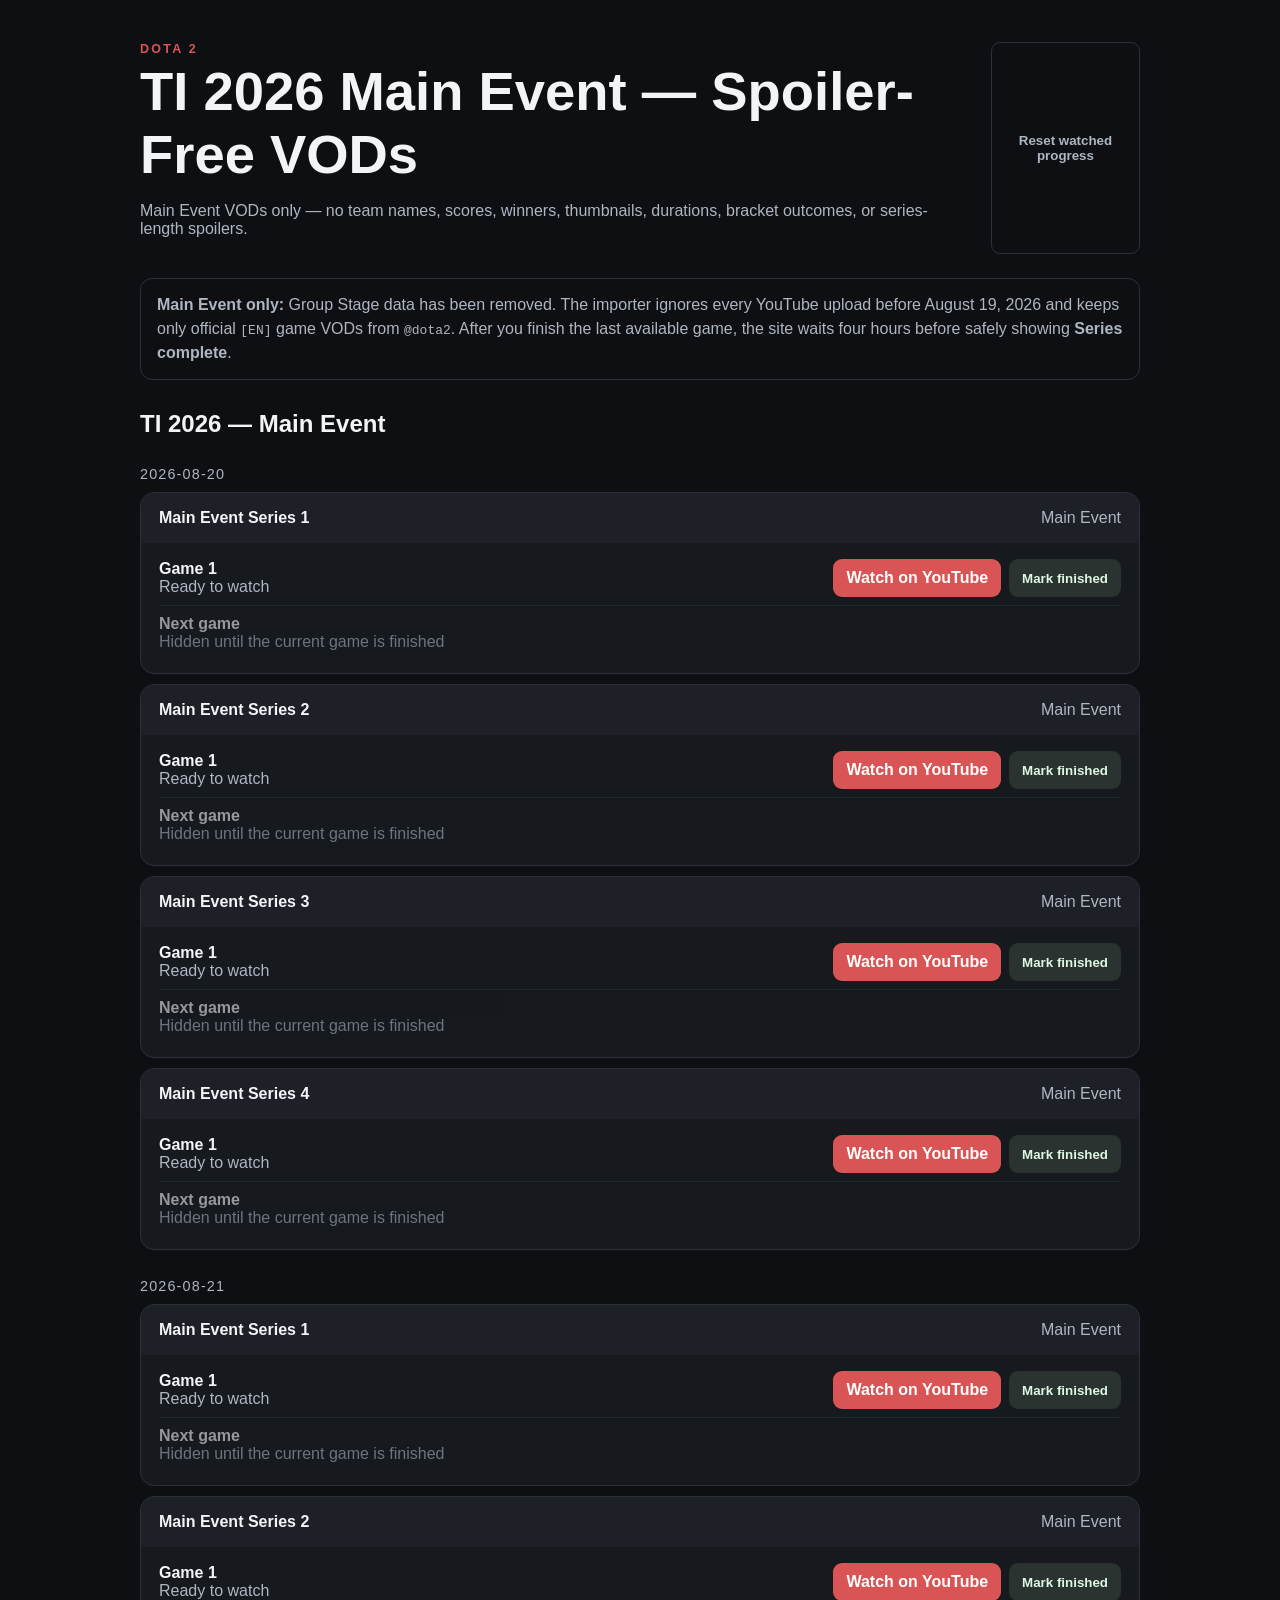
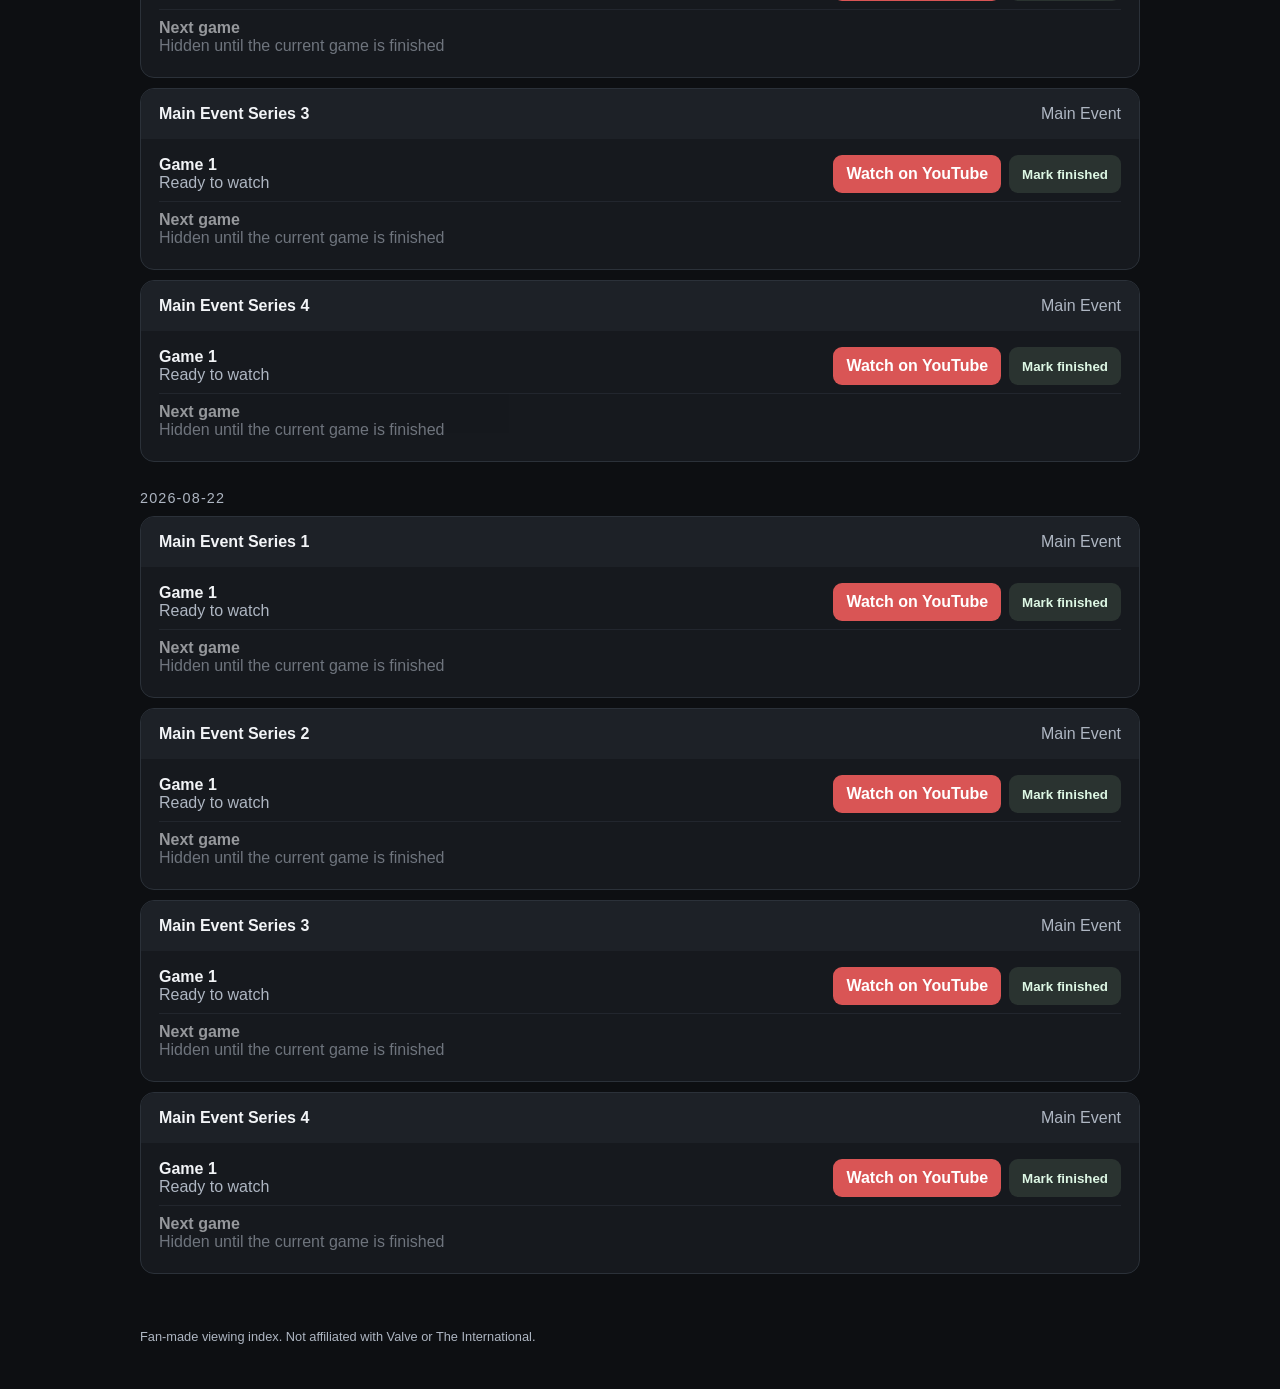
<file: index.html>
<!doctype html>
<html lang="en"><head>
<meta charset="utf-8"><meta name="viewport" content="width=device-width,initial-scale=1">
<title>TI 2026 VODs — Spoiler Free</title><link rel="stylesheet" href="styles.css">
</head><body>
<header><div><div class="eyebrow">DOTA 2</div><h1>TI 2026 Main Event — Spoiler-Free VODs</h1>
<p>Main Event VODs only — no team names, scores, winners, thumbnails, durations, bracket outcomes, or series-length spoilers.</p></div>
<button id="reset">Reset watched progress</button></header>
<main>
<div class="notice"><strong>Main Event only:</strong> Group Stage data has been removed. The importer ignores every YouTube upload before August 19, 2026 and keeps only official <code>[EN]</code> game VODs from <code>@dota2</code>. After you finish the last available game, the site waits four hours before safely showing <strong>Series complete</strong>.</div>
<div id="app"></div></main>
<footer>Fan-made viewing index. Not affiliated with Valve or The International.</footer>
<script src="app.js"></script></body></html>
</file>
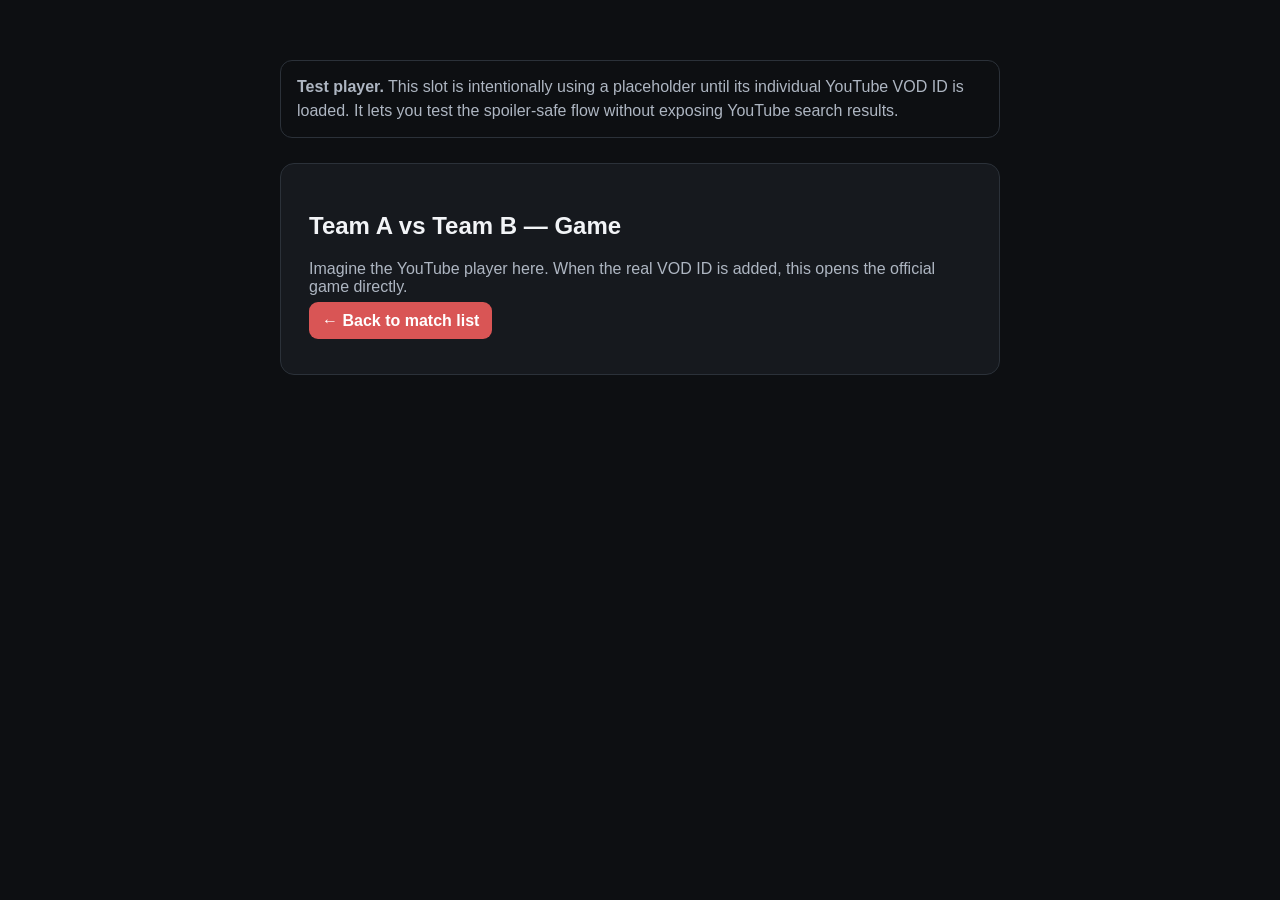
<file: player.html>
<!doctype html>
<html lang="en"><head><meta charset="utf-8"><meta name="viewport" content="width=device-width,initial-scale=1"><title>TI 2026 — Test Player</title><link rel="stylesheet" href="styles.css"></head>
<body><main style="padding-top:60px;max-width:760px">
<div class="notice"><strong>Test player.</strong> This slot is intentionally using a placeholder until its individual YouTube VOD ID is loaded. It lets you test the spoiler-safe flow without exposing YouTube search results.</div>
<div class="match" style="padding:28px">
<h2 id="title">TI 2026 Game</h2>
<p class="meta">Imagine the YouTube player here. When the real VOD ID is added, this opens the official game directly.</p>
<p><a class="watch test" href="index.html">← Back to match list</a></p>
</div></main>
<script>
const q=new URLSearchParams(location.search);
document.getElementById('title').textContent=`${q.get('a')||'Team A'} vs ${q.get('b')||'Team B'} — Game ${q.get('game')||''}`;
</script></body></html>
</file>
<file: styles.css>
*{box-sizing:border-box}body{margin:0;font-family:Arial,sans-serif;background:#0d0f12;color:#f2f4f7}header,main,footer{max-width:1040px;margin:auto;padding-left:20px;padding-right:20px}header{display:flex;justify-content:space-between;gap:24px;padding-top:42px;padding-bottom:24px}.eyebrow{font-weight:800;letter-spacing:.18em;color:#d95555;font-size:.78rem}h1{font-size:clamp(2rem,5vw,3.4rem);margin:.25rem 0 .65rem}header p,.notice,.meta,footer{color:#aeb6c2}.notice{border:1px solid #2b3139;border-radius:12px;padding:14px 16px;margin-bottom:25px;line-height:1.5}.stage{margin:30px 0}.daytitle{margin:28px 0 10px;text-transform:uppercase;font-size:.9rem;color:#aeb6c2;letter-spacing:.08em}.match{background:#16191e;border:1px solid #2b3139;border-radius:14px;margin:10px 0;overflow:hidden}.matchhead{background:#1d2127;padding:16px 18px;display:flex;justify-content:space-between;gap:16px}.games{padding:8px 18px 14px}.row{display:flex;justify-content:space-between;align-items:center;gap:14px;min-height:54px;border-top:1px solid #2b3139}.row:first-child{border-top:0}.locked{opacity:.58}.actions{display:flex;gap:8px;flex-wrap:wrap}.watch,.done,#reset{border:0;border-radius:9px;padding:10px 13px;font-weight:700;text-decoration:none;cursor:pointer}.watch{background:#d95555;color:white}.done{background:#2a3330;color:#ddf7e4}.wait{background:#28303a;color:#cbd3dc;border-radius:9px;padding:10px 13px;font-weight:700}#reset{background:transparent;border:1px solid #2b3139;color:#aeb6c2}.watched{color:#78c28b}.complete{color:#78c28b;font-weight:700}footer{padding-top:25px;padding-bottom:45px;font-size:.8rem}@media(max-width:700px){header,.matchhead,.row{flex-direction:column;align-items:flex-start}.actions{width:100%}.watch,.done{flex:1;text-align:center}}
</file>
